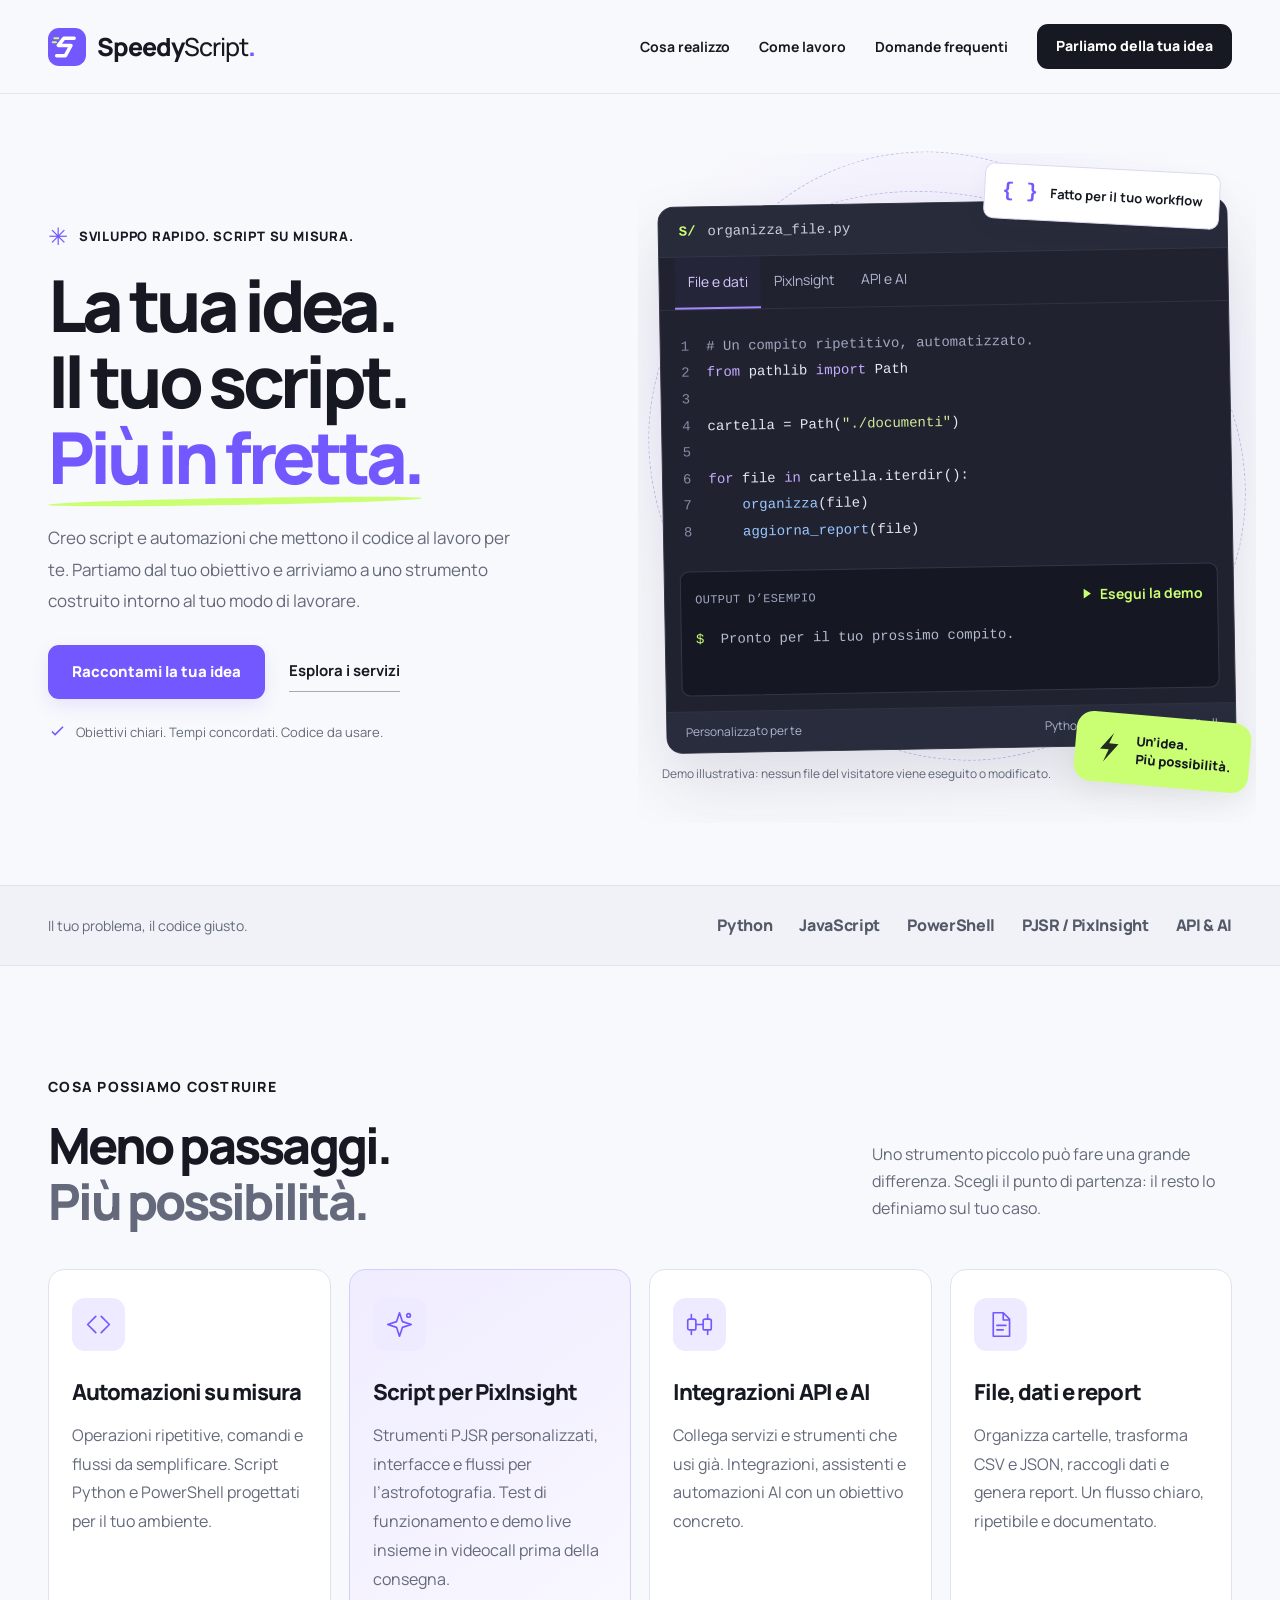
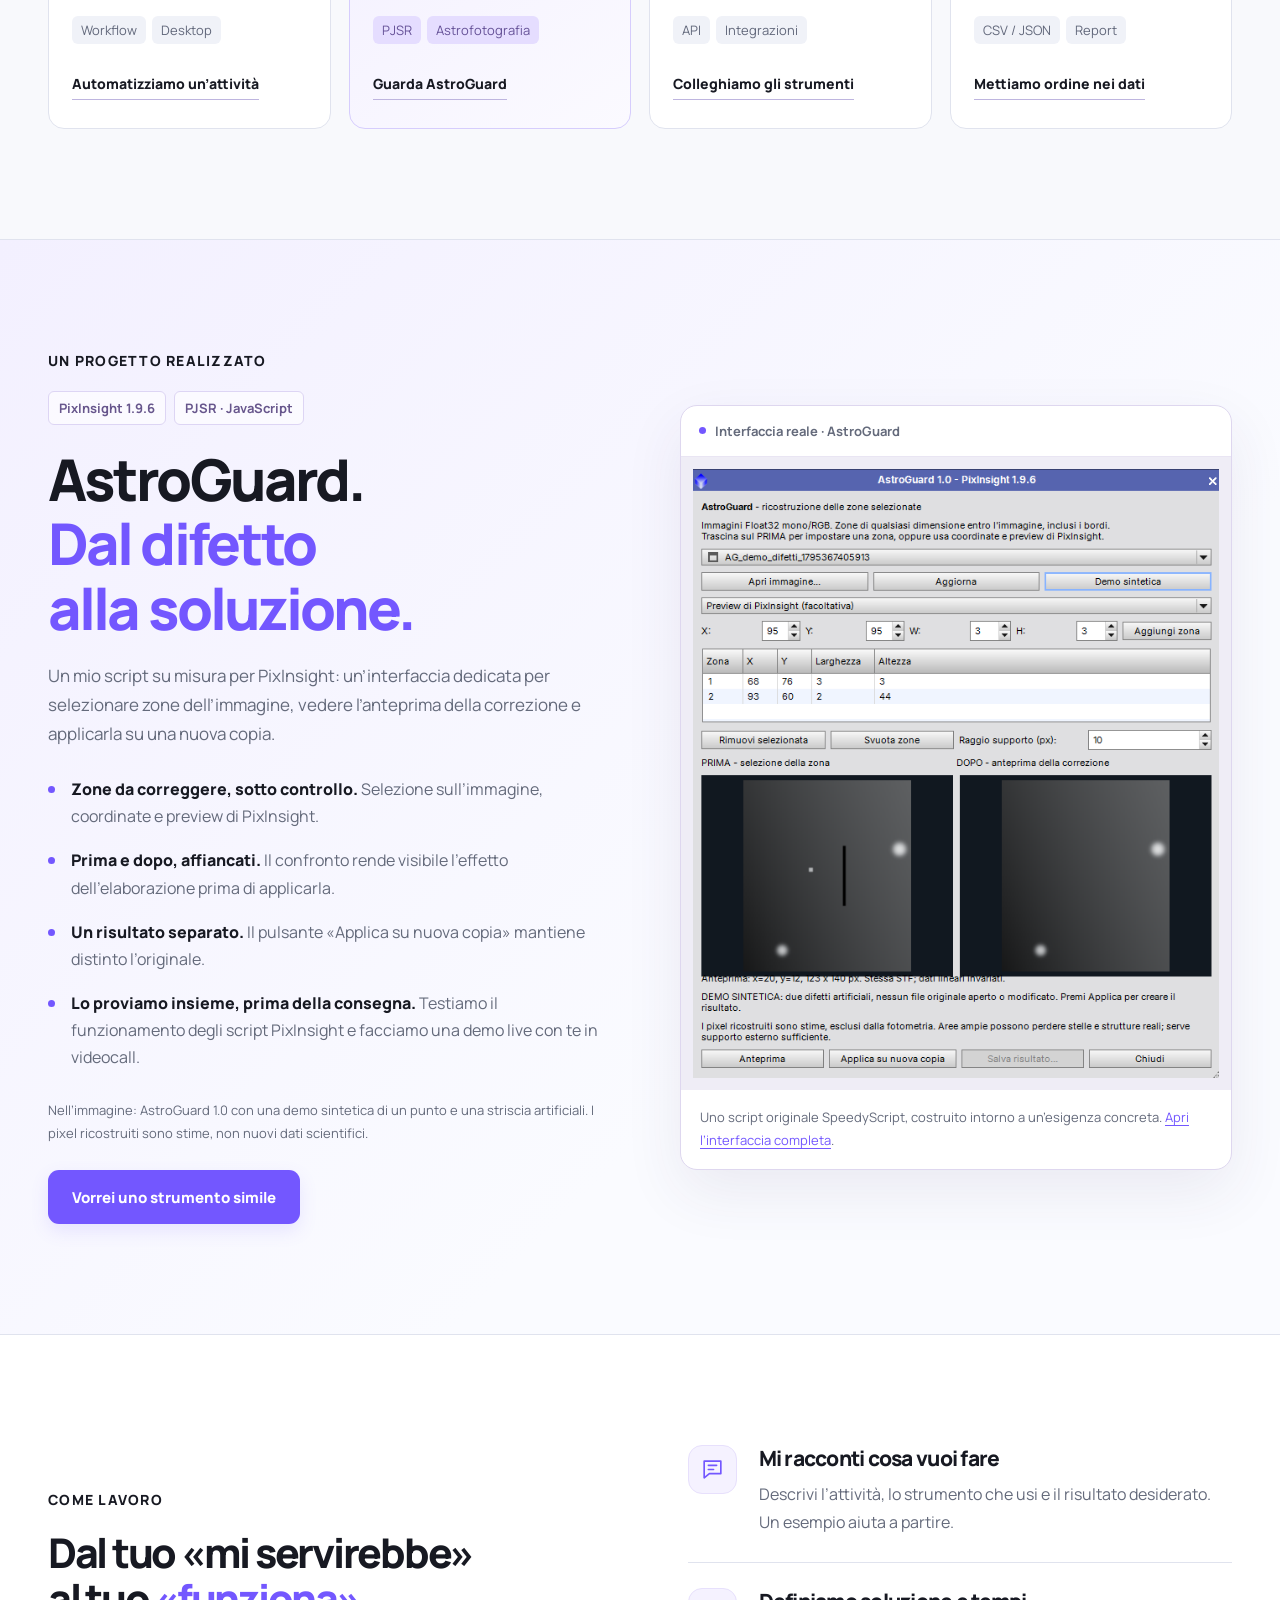
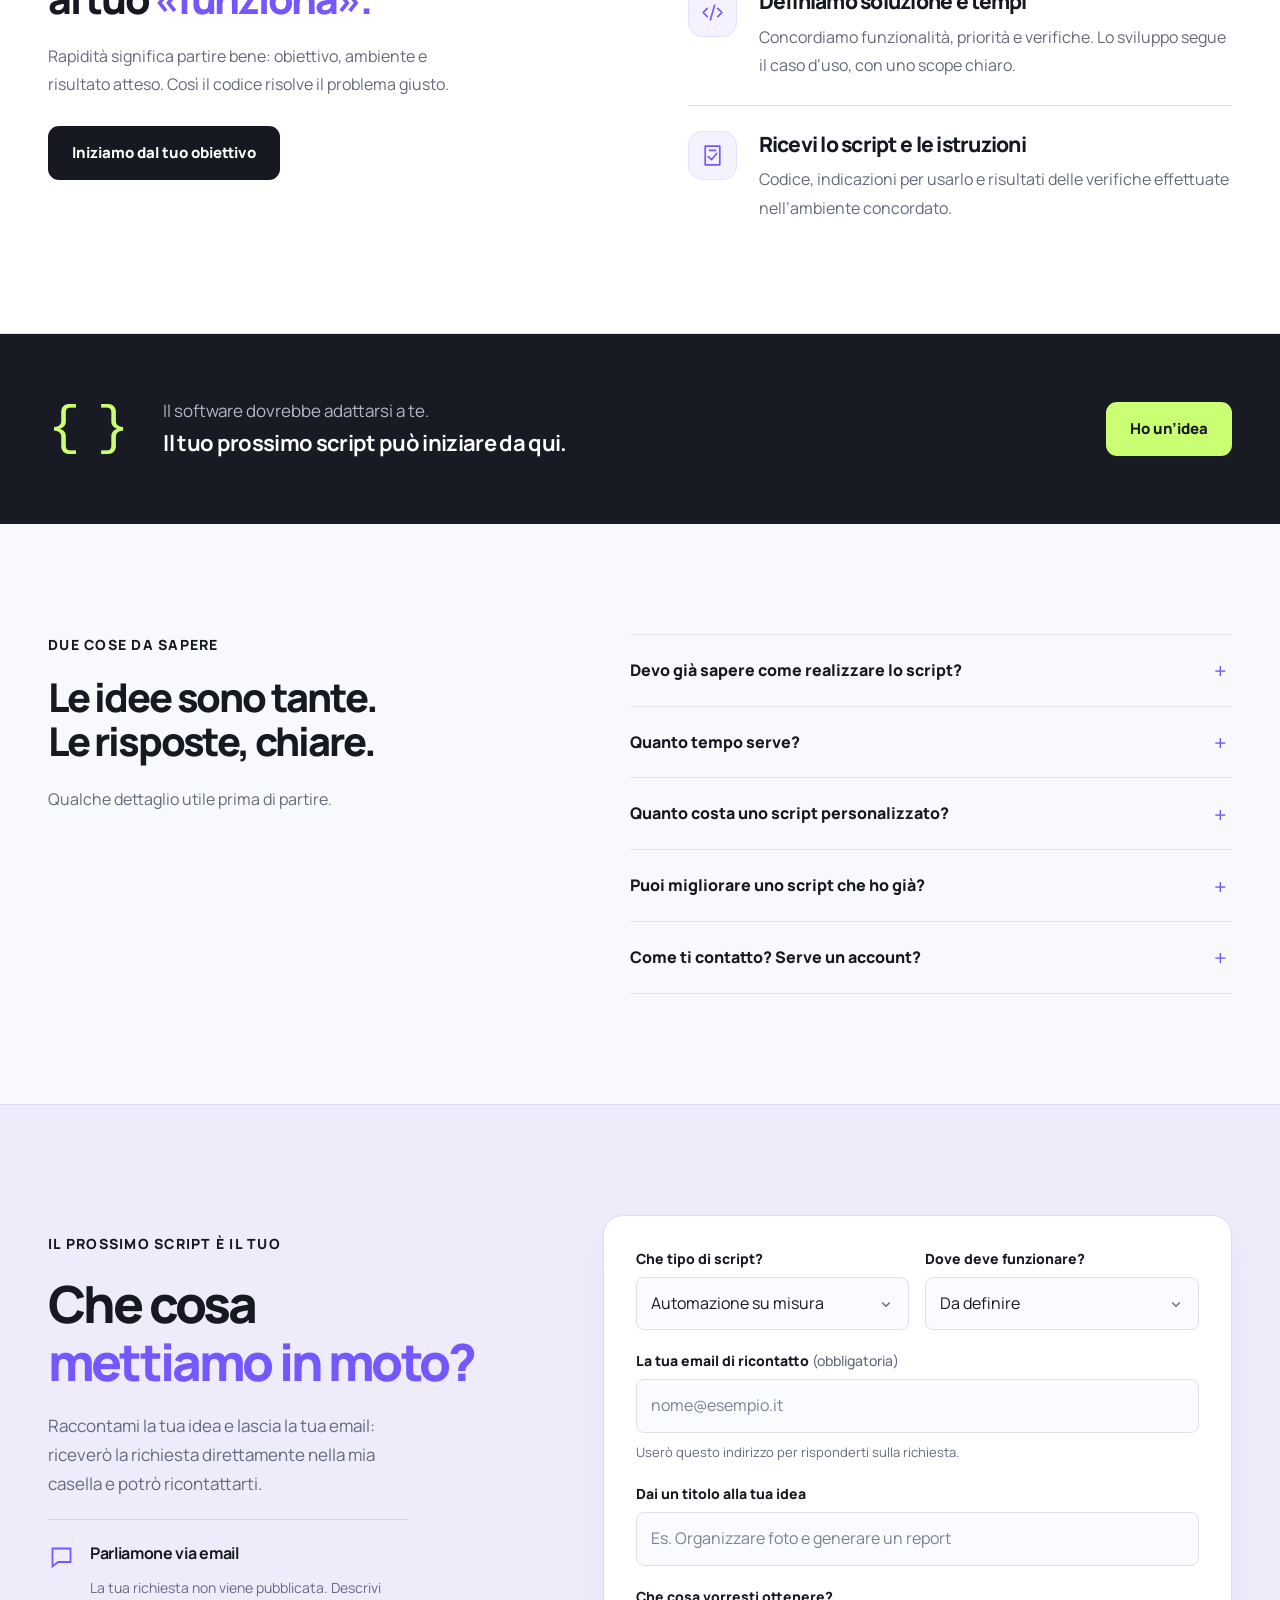
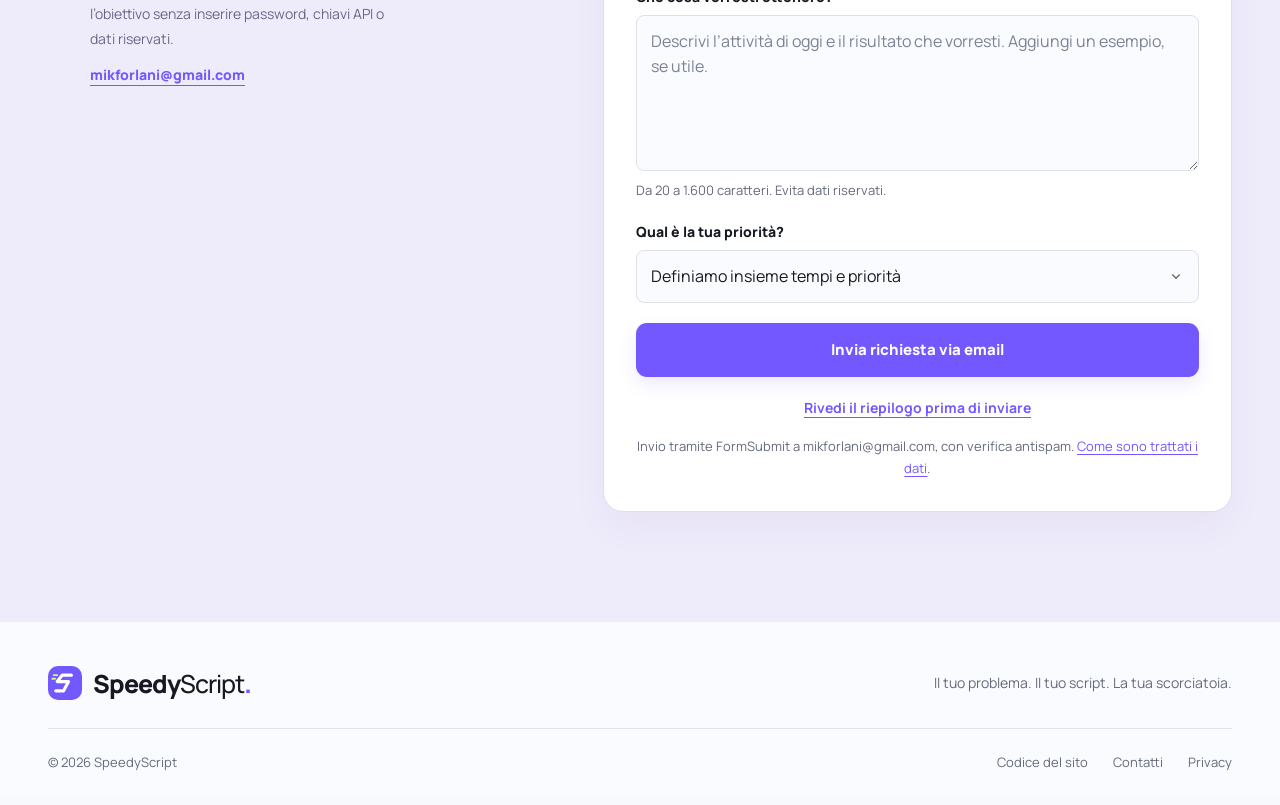
<file: docs/index.html>
<!doctype html>
<html lang="it" class="no-js">
<head>
  <meta charset="utf-8">
  <meta name="viewport" content="width=device-width, initial-scale=1">
  <title>SpeedyScript — Script su misura, idee più veloci</title>
  <meta name="description" content="Script personalizzati, automazioni Python e PowerShell, strumenti per PixInsight e integrazioni API. SpeedyScript trasforma la tua idea in codice utile.">
  <meta name="theme-color" content="#7357ff">
  <meta name="referrer" content="strict-origin-when-cross-origin">
  <link rel="canonical" href="https://mikeminer.github.io/speedyscript/">
  <meta property="og:type" content="website">
  <meta property="og:locale" content="it_IT">
  <meta property="og:site_name" content="SpeedyScript">
  <meta property="og:title" content="SpeedyScript — La tua idea. Il tuo script. Più in fretta.">
  <meta property="og:description" content="Automazioni, strumenti personalizzati e integrazioni. Il codice giusto, costruito intorno al tuo modo di lavorare.">
  <meta property="og:url" content="https://mikeminer.github.io/speedyscript/">
  <meta property="og:image" content="https://mikeminer.github.io/speedyscript/assets/social.png">
  <meta property="og:image:width" content="1200">
  <meta property="og:image:height" content="630">
  <meta name="twitter:card" content="summary_large_image">
  <meta name="twitter:title" content="SpeedyScript — Script su misura">
  <meta name="twitter:description" content="La tua idea. Il tuo script. Più in fretta.">
  <meta name="twitter:image" content="https://mikeminer.github.io/speedyscript/assets/social.png">
  <link rel="icon" type="image/svg+xml" href="./assets/mark.svg">
  <link rel="preload" as="font" href="./assets/fonts/manrope-variable.woff" type="font/woff" crossorigin>
  <link rel="stylesheet" href="./assets/site.css">
  <script src="./assets/site.js" defer></script>
  <script type="application/ld+json">{"@context":"https://schema.org","@type":"WebSite","name":"SpeedyScript","url":"https://mikeminer.github.io/speedyscript/","inLanguage":"it-IT","description":"Script su misura, automazioni e integrazioni software."}</script>
</head>
<body>
<a class="skip-link" href="#contenuto">Vai al contenuto</a>
<header class="header" id="top">
  <div class="container nav-wrap">
    <a class="brand" href="#top" aria-label="SpeedyScript, inizio">
      <img src="./assets/mark.svg" width="38" height="38" alt="">
      <span>Speedy<span class="brand-light">Script</span><span class="brand-dot">.</span></span>
    </a>
    <button class="menu-toggle" type="button" aria-expanded="false" aria-controls="navigation" aria-label="Apri menu"><span></span><span></span></button>
    <nav id="navigation" class="navigation" aria-label="Navigazione principale">
      <a href="#servizi">Cosa realizzo</a><a href="#metodo">Come lavoro</a><a href="#faq">Domande frequenti</a>
      <a class="button button-small button-dark" href="#progetto">Parliamo della tua idea</a>
    </nav>
  </div>
</header>
<main id="contenuto">
  <section class="hero container" aria-labelledby="hero-title">
    <div class="hero-copy">
      <p class="eyebrow"><span class="tiny-spark" aria-hidden="true">✳</span> SVILUPPO RAPIDO. SCRIPT SU MISURA.</p>
      <h1 id="hero-title">La tua idea.<br>Il tuo script.<br><span class="purple">Più in fretta.</span></h1>
      <p class="hero-description">Creo script e automazioni che mettono il codice al lavoro per te. Partiamo dal tuo obiettivo e arriviamo a uno strumento costruito intorno al tuo modo di lavorare.</p>
      <div class="hero-actions"><a href="#progetto" class="button button-purple">Raccontami la tua idea</a><a href="#servizi" class="text-link">Esplora i servizi</a></div>
      <p class="hero-note"><svg viewBox="0 0 24 24" aria-hidden="true"><path d="m5 12 4 4L19 6"/></svg> Obiettivi chiari. Tempi concordati. Codice da usare.</p>
    </div>
    <div class="hero-visual" aria-label="Dimostrazione illustrativa di uno script personalizzato">
      <div class="visual-orbit orbit-one" aria-hidden="true"></div><div class="visual-orbit orbit-two" aria-hidden="true"></div>
      <div class="floating-label"><span aria-hidden="true">{ }</span> Fatto per il tuo workflow</div>
      <div class="editor">
        <div class="editor-top"><span class="editor-logo">S/</span><span id="demo-filename">organizza_file.py</span><span class="editor-label">DEMO</span></div>
        <div class="demo-tabs" role="tablist" aria-label="Scegli una demo">
          <button type="button" role="tab" aria-selected="true" aria-controls="demo-panel" id="tab-files" data-demo="files">File e dati</button>
          <button type="button" role="tab" aria-selected="false" tabindex="-1" aria-controls="demo-panel" id="tab-pix" data-demo="pix">PixInsight</button>
          <button type="button" role="tab" aria-selected="false" tabindex="-1" aria-controls="demo-panel" id="tab-api" data-demo="api">API e AI</button>
        </div>
        <div id="demo-panel" role="tabpanel" aria-labelledby="tab-files" class="editor-body">
          <div class="code-gutter" aria-hidden="true">1<br>2<br>3<br>4<br>5<br>6<br>7<br>8</div>
          <pre class="code-view"><code id="demo-code"><span class="syntax-comment"># Un compito ripetitivo, automatizzato.</span>
<span class="syntax-keyword">from</span> pathlib <span class="syntax-keyword">import</span> Path

cartella = Path(<span class="syntax-string">"./documenti"</span>)

<span class="syntax-keyword">for</span> file <span class="syntax-keyword">in</span> cartella.iterdir():
    <span class="syntax-function">organizza</span>(file)
    <span class="syntax-function">aggiorna_report</span>(file)</code></pre>
        </div>
        <div class="terminal">
          <div class="terminal-head"><span>OUTPUT D’ESEMPIO</span><button id="run-demo" type="button" aria-controls="demo-output"><svg viewBox="0 0 20 20" aria-hidden="true"><path d="m7 4 9 6-9 6z"/></svg><span>Esegui la demo</span></button></div>
          <div id="demo-output" class="terminal-output" role="status" aria-live="polite"><p><span class="prompt">$</span> Pronto per il tuo prossimo compito.</p></div>
        </div>
        <div class="editor-bottom"><span>Personalizzato per te</span><span>Python · JavaScript · PowerShell</span></div>
      </div>
      <div class="speed-stamp" aria-hidden="true"><svg viewBox="0 0 60 60"><path d="M37 8 18 33h13l-7 19 21-28H31z"/></svg><span>Un’idea.<br>Più possibilità.</span></div>
      <p class="demo-disclaimer">Demo illustrativa: nessun file del visitatore viene eseguito o modificato.</p>
    </div>
  </section>
  <div class="capability-strip" aria-label="Ambiti di sviluppo"><div class="container capability-inner"><span>Il tuo problema, il codice giusto.</span><div><span>Python</span><span>JavaScript</span><span>PowerShell</span><span>PJSR / PixInsight</span><span>API & AI</span></div></div></div>

  <section class="section services-section" id="servizi" aria-labelledby="services-title"><div class="container">
    <div class="section-heading" data-reveal><div><p class="eyebrow">COSA POSSIAMO COSTRUIRE</p><h2 id="services-title">Meno passaggi.<br><span class="muted">Più possibilità.</span></h2></div><p>Uno strumento piccolo può fare una grande differenza. Scegli il punto di partenza: il resto lo definiamo sul tuo caso.</p></div>
    <div class="services-grid">
      <article class="service-card" data-reveal>
        <div class="service-symbol" aria-hidden="true"><svg viewBox="0 0 32 32"><path d="m13 7-9 9 9 9m6-18 9 9-9 9"/></svg></div>
        <h3>Automazioni su misura</h3><p>Operazioni ripetitive, comandi e flussi da semplificare. Script Python e PowerShell progettati per il tuo ambiente.</p>
        <div class="tags"><span>Workflow</span><span>Desktop</span></div><a href="#progetto" data-service="Automazione su misura" class="service-link">Automatizziamo un’attività</a>
      </article>
      <article class="service-card service-featured" data-reveal>
        <div class="service-symbol" aria-hidden="true"><svg viewBox="0 0 32 32"><path d="m16 3 3.2 9.8L29 16l-9.8 3.2L16 29l-3.2-9.8L3 16l9.8-3.2z"/><circle cx="26" cy="6" r="2"/></svg></div>
        <h3>Script per PixInsight</h3><p>Strumenti PJSR personalizzati, interfacce e flussi per l’astrofotografia. Test di funzionamento e demo live insieme in videocall prima della consegna.</p>
        <div class="tags"><span>PJSR</span><span>Astrofotografia</span></div><a href="#astroguard" class="service-link">Guarda AstroGuard</a>
      </article>
      <article class="service-card" data-reveal>
        <div class="service-symbol" aria-hidden="true"><svg viewBox="0 0 32 32"><rect x="3" y="10" width="9" height="12" rx="2"/><rect x="20" y="10" width="9" height="12" rx="2"/><path d="M12 16h8M7 5v5m18-5v5M7 22v5m18-5v5"/></svg></div>
        <h3>Integrazioni API e AI</h3><p>Collega servizi e strumenti che usi già. Integrazioni, assistenti e automazioni AI con un obiettivo concreto.</p>
        <div class="tags"><span>API</span><span>Integrazioni</span></div><a href="#progetto" data-service="Integrazione API e AI" class="service-link">Colleghiamo gli strumenti</a>
      </article>
      <article class="service-card" data-reveal>
        <div class="service-symbol" aria-hidden="true"><svg viewBox="0 0 32 32"><path d="M8 3h11l7 7v19H8zM19 3v8h7M12 17h10m-10 5h7"/></svg></div>
        <h3>File, dati e report</h3><p>Organizza cartelle, trasforma CSV e JSON, raccogli dati e genera report. Un flusso chiaro, ripetibile e documentato.</p>
        <div class="tags"><span>CSV / JSON</span><span>Report</span></div><a href="#progetto" data-service="File, dati e report" class="service-link">Mettiamo ordine nei dati</a>
      </article>
    </div>
  </div></section>

  <section class="section showcase-section" id="astroguard" aria-labelledby="astroguard-title"><div class="container showcase-layout">
    <div class="showcase-copy" data-reveal>
      <p class="eyebrow">UN PROGETTO REALIZZATO</p>
      <div class="showcase-tags"><span>PixInsight 1.9.6</span><span>PJSR · JavaScript</span></div>
      <h2 id="astroguard-title">AstroGuard.<br><span class="purple">Dal difetto<br>alla soluzione.</span></h2>
      <p>Un mio script su misura per PixInsight: un’interfaccia dedicata per selezionare zone dell’immagine, vedere l’anteprima della correzione e applicarla su una nuova copia.</p>
      <ul class="showcase-features">
        <li><strong>Zone da correggere, sotto controllo.</strong> Selezione sull’immagine, coordinate e preview di PixInsight.</li>
        <li><strong>Prima e dopo, affiancati.</strong> Il confronto rende visibile l’effetto dell’elaborazione prima di applicarla.</li>
        <li><strong>Un risultato separato.</strong> Il pulsante «Applica su nuova copia» mantiene distinto l’originale.</li>
        <li><strong>Lo proviamo insieme, prima della consegna.</strong> Testiamo il funzionamento degli script PixInsight e facciamo una demo live con te in videocall.</li>
      </ul>
      <p class="showcase-caption">Nell’immagine: AstroGuard 1.0 con una demo sintetica di un punto e una striscia artificiali. I pixel ricostruiti sono stime, non nuovi dati scientifici.</p>
      <a class="button button-purple" href="#progetto" data-service="Script PixInsight">Vorrei uno strumento simile</a>
    </div>
    <figure class="showcase-figure" data-reveal>
      <div class="showcase-image-head"><span class="showcase-live-dot" aria-hidden="true"></span> Interfaccia reale · AstroGuard</div>
      <a href="./assets/astroguard-pixinsight.png" target="_blank" rel="noopener noreferrer" aria-label="Apri l’immagine completa dell’interfaccia AstroGuard">
        <img src="./assets/astroguard-pixinsight.png" width="627" height="726" loading="lazy" decoding="async" alt="AstroGuard 1.0 in PixInsight 1.9.6: selezione delle zone, parametri e confronto affiancato prima e dopo la correzione di difetti artificiali.">
      </a>
      <figcaption>Uno script originale SpeedyScript, costruito intorno a un’esigenza concreta. <a href="./assets/astroguard-pixinsight.png" target="_blank" rel="noopener noreferrer">Apri l’interfaccia completa</a>.</figcaption>
    </figure>
  </div></section>

  <section class="process-section section" id="metodo" aria-labelledby="process-title"><div class="container process-layout">
    <div class="process-intro" data-reveal><p class="eyebrow">COME LAVORO</p><h2 id="process-title">Dal tuo «mi servirebbe»<br>al tuo <span class="purple">«funziona».</span></h2><p>Rapidità significa partire bene: obiettivo, ambiente e risultato atteso. Così il codice risolve il problema giusto.</p><a href="#progetto" class="button button-dark">Iniziamo dal tuo obiettivo</a></div>
    <div class="process-steps">
      <article class="process-step" data-reveal><span class="step-icon" aria-hidden="true"><svg viewBox="0 0 24 24"><path d="M4 4h16v12H9l-5 4zM8 8h8m-8 4h5"/></svg></span><div><h3>Mi racconti cosa vuoi fare</h3><p>Descrivi l’attività, lo strumento che usi e il risultato desiderato. Un esempio aiuta a partire.</p></div></article>
      <article class="process-step" data-reveal><span class="step-icon" aria-hidden="true"><svg viewBox="0 0 24 24"><path d="m7 8-4 4 4 4m10-8 4 4-4 4M14 5l-4 14"/></svg></span><div><h3>Definiamo soluzione e tempi</h3><p>Concordiamo funzionalità, priorità e verifiche. Lo sviluppo segue il caso d’uso, con uno scope chiaro.</p></div></article>
      <article class="process-step" data-reveal><span class="step-icon" aria-hidden="true"><svg viewBox="0 0 24 24"><path d="M5 3h14v18H5zM9 7h6m-7 6 3 3 5-6"/></svg></span><div><h3>Ricevi lo script e le istruzioni</h3><p>Codice, indicazioni per usarlo e risultati delle verifiche effettuate nell’ambiente concordato.</p></div></article>
    </div>
  </div></section>
  <section class="idea-band"><div class="container idea-inner"><span class="idea-brackets" aria-hidden="true">{ }</span><p>Il software dovrebbe adattarsi a te.<br><strong>Il tuo prossimo script può iniziare da qui.</strong></p><a class="button button-lime" href="#progetto">Ho un’idea</a></div></section>

  <section class="section faq-section container" id="faq" aria-labelledby="faq-title">
    <div class="faq-intro"><p class="eyebrow">DUE COSE DA SAPERE</p><h2 id="faq-title">Le idee sono tante.<br>Le risposte, chiare.</h2><p>Qualche dettaglio utile prima di partire.</p></div>
    <div class="faq-list">
      <details><summary>Devo già sapere come realizzare lo script?</summary><p>Ti basta descrivere il problema e il risultato che cerchi. La scelta del linguaggio, del flusso e dell’interfaccia fa parte della progettazione.</p></details>
      <details><summary>Quanto tempo serve?</summary><p>Dipende dalla complessità, dall’ambiente e dalle integrazioni. Definiamo tempi e priorità dopo il brief: l’obiettivo è arrivare rapidamente a uno strumento utile, con verifiche adeguate.</p></details>
      <details><summary>Quanto costa uno script personalizzato?</summary><p>Il preventivo dipende dalle funzionalità richieste e dal lavoro necessario. Il primo passo è capire bene il tuo caso e concordare lo scope prima dello sviluppo.</p></details>
      <details><summary>Puoi migliorare uno script che ho già?</summary><p>Sì: descrivi il comportamento attuale, gli errori o le modifiche desiderate. Per iniziare basta spiegare il problema, senza includere credenziali o dati riservati.</p></details>
      <details><summary>Come ti contatto? Serve un account?</summary><p>Compila il modulo con la tua idea e un indirizzo email valido: la richiesta viene inoltrata a mikforlani@gmail.com, così posso risponderti. Non serve un account GitHub. Puoi anche scrivermi direttamente via email.</p></details>
    </div>
  </section>

  <section class="section project-section" id="progetto" aria-labelledby="project-title"><div class="container project-layout">
    <div class="project-copy">
      <p class="eyebrow">IL PROSSIMO SCRIPT È IL TUO</p><h2 id="project-title">Che cosa<br><span class="purple">mettiamo in moto?</span></h2>
      <p>Raccontami la tua idea e lascia la tua email: riceverò la richiesta direttamente nella mia casella e potrò ricontattarti.</p>
      <div class="contact-note"><svg viewBox="0 0 24 24" aria-hidden="true"><path d="M4 4h16v12H9l-5 4z"/></svg><div><strong>Parliamone via email</strong><p>La tua richiesta non viene pubblicata. Descrivi l’obiettivo senza inserire password, chiavi API o dati riservati.</p><a href="mailto:mikforlani@gmail.com">mikforlani@gmail.com</a></div></div>
    </div>
    <div class="brief-card">
      <form id="brief-form" action="https://formsubmit.co/mikforlani@gmail.com" method="POST" accept-charset="UTF-8">
        <input type="hidden" name="_subject" value="SpeedyScript — Nuova richiesta di script">
        <input type="hidden" name="_template" value="table">
        <input type="hidden" name="_next" value="https://mikeminer.github.io/speedyscript/grazie.html">
        <div class="honeypot" aria-hidden="true"><label for="website">Lascia vuoto questo campo</label><input id="website" type="text" name="_honey" tabindex="-1" autocomplete="off"></div>
        <div class="form-two">
          <div class="form-field"><label for="service">Che tipo di script?</label><select id="service" name="service"><option>Automazione su misura</option><option>Script PixInsight</option><option>Integrazione API e AI</option><option>File, dati e report</option><option>Da definire insieme</option></select></div>
          <div class="form-field"><label for="environment">Dove deve funzionare?</label><select id="environment" name="environment"><option>Da definire</option><option>Windows</option><option>macOS</option><option>Linux</option><option>PixInsight</option><option>Browser / Web</option><option>Più ambienti</option></select></div>
        </div>
        <div class="form-field"><label for="contact-email">La tua email di ricontatto <span class="required-label">(obbligatoria)</span></label><input id="contact-email" name="email" type="email" placeholder="nome@esempio.it" required maxlength="254" autocomplete="email" inputmode="email" aria-describedby="email-help"><span class="field-help" id="email-help">Userò questo indirizzo per risponderti sulla richiesta.</span></div>
        <div class="form-field"><label for="project-name">Dai un titolo alla tua idea</label><input id="project-name" name="project-name" type="text" placeholder="Es. Organizzare foto e generare un report" required minlength="5" maxlength="90" autocomplete="off"></div>
        <div class="form-field"><label for="project-details">Che cosa vorresti ottenere?</label><textarea id="project-details" name="project-details" rows="5" placeholder="Descrivi l’attività di oggi e il risultato che vorresti. Aggiungi un esempio, se utile." required minlength="20" maxlength="1600"></textarea><span class="field-help">Da 20 a 1.600 caratteri. Evita dati riservati.</span></div>
        <div class="form-field"><label for="timing">Qual è la tua priorità?</label><select id="timing" name="timing"><option>Definiamo insieme tempi e priorità</option><option>Vorrei partire quanto prima</option><option>Ho una scadenza da concordare</option><option>Sto esplorando l’idea</option></select></div>
        <button class="button button-purple submit-button" type="submit">Invia richiesta via email</button>
        <button class="preview-button" id="preview-request" type="button" hidden>Rivedi il riepilogo prima di inviare</button>
        <p class="form-note">Invio tramite FormSubmit a mikforlani@gmail.com, con verifica antispam. <a href="./privacy.html">Come sono trattati i dati</a>.</p>
      </form>
      <div id="brief-result" class="brief-result" hidden>
        <h3 id="brief-heading" tabindex="-1">La tua richiesta, in anteprima.</h3>
        <label for="brief-preview" class="sr-only">Anteprima del brief</label><textarea id="brief-preview" rows="8" readonly spellcheck="false"></textarea>
        <div class="brief-actions"><button type="button" class="button button-outline" id="copy-brief">Copia il riepilogo</button></div>
        <p class="field-help">Anteprima locale: per inoltrarla usa «Invia richiesta via email» nel modulo.</p>
      </div>
      <p id="form-status" class="form-status" role="status" aria-live="polite"></p>
      <noscript><p>Il modulo invia anche senza JavaScript. Puoi anche scrivere a <a href="mailto:mikforlani@gmail.com">mikforlani@gmail.com</a>.</p></noscript>
    </div>
  </div></section>
</main>
<footer class="footer">
  <div class="container footer-top"><a class="brand" href="#top" aria-label="SpeedyScript, torna all’inizio"><img src="./assets/mark.svg" width="34" height="34" alt=""><span>Speedy<span class="brand-light">Script</span><span class="brand-dot">.</span></span></a><p>Il tuo problema. Il tuo script. La tua scorciatoia.</p></div>
  <div class="container footer-bottom"><span>© 2026 SpeedyScript</span><nav aria-label="Collegamenti nel piè di pagina"><a href="https://github.com/mikeminer/speedyscript" target="_blank" rel="noopener noreferrer">Codice del sito</a><a href="mailto:mikforlani@gmail.com">Contatti</a><a href="./privacy.html">Privacy</a></nav></div>
</footer>
</body>
</html>
</file>
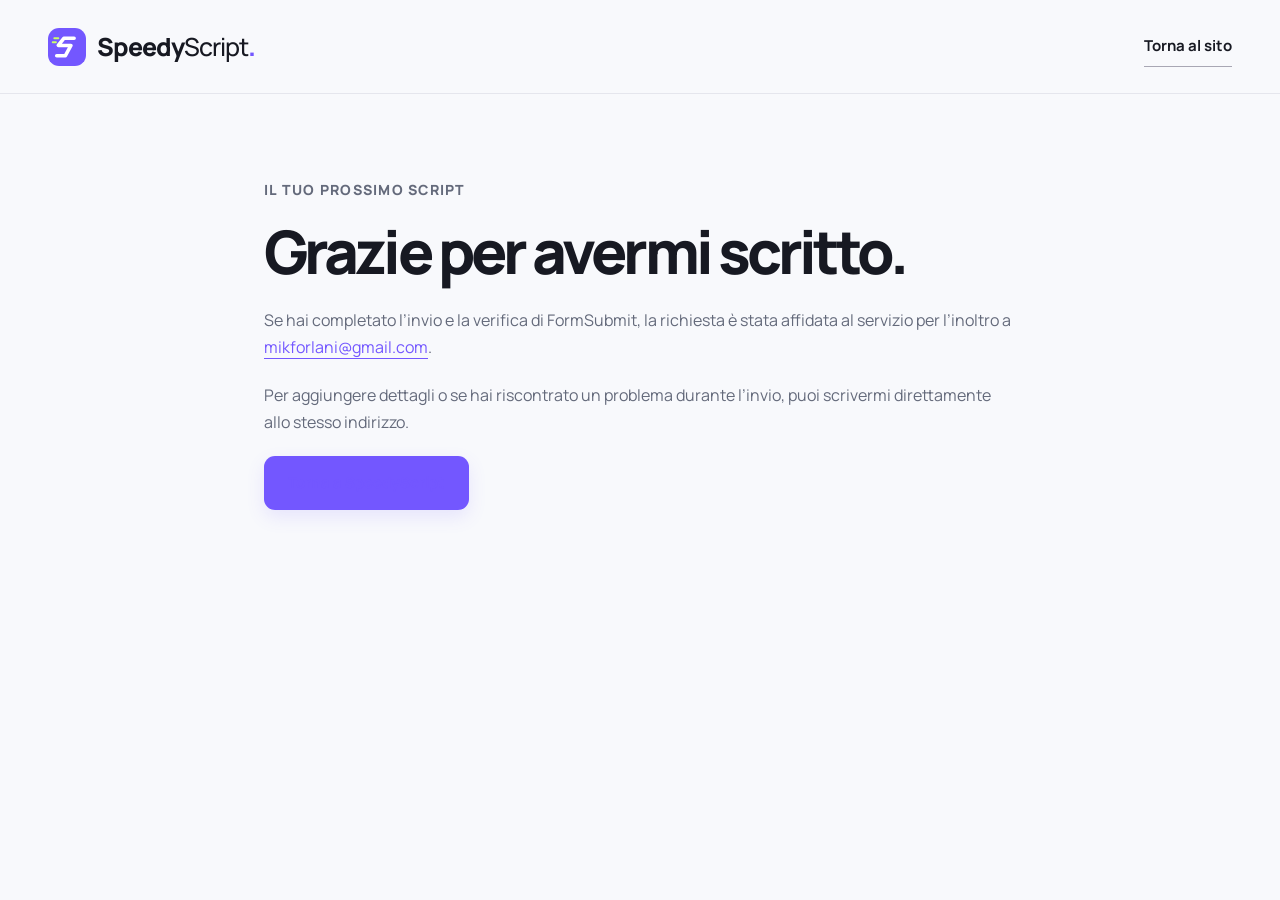
<file: docs/grazie.html>
<!doctype html>
<html lang="it">
<head>
  <meta charset="utf-8">
  <meta name="viewport" content="width=device-width, initial-scale=1">
  <meta name="robots" content="noindex">
  <title>La tua richiesta — SpeedyScript</title>
  <meta name="theme-color" content="#7357ff">
  <link rel="icon" type="image/svg+xml" href="./assets/mark.svg">
  <link rel="stylesheet" href="./assets/site.css">
</head>
<body>
  <header class="header"><div class="container nav-wrap">
    <a class="brand" href="./"><img src="./assets/mark.svg" width="38" height="38" alt=""><span>Speedy<span class="brand-light">Script</span><span class="brand-dot">.</span></span></a>
    <a class="text-link" href="./">Torna al sito</a>
  </div></header>
  <main class="legal-main">
    <p class="eyebrow">IL TUO PROSSIMO SCRIPT</p>
    <h1>Grazie per avermi scritto.</h1>
    <p>Se hai completato l’invio e la verifica di FormSubmit, la richiesta è stata affidata al servizio per l’inoltro a <a href="mailto:mikforlani@gmail.com">mikforlani@gmail.com</a>.</p>
    <p>Per aggiungere dettagli o se hai riscontrato un problema durante l’invio, puoi scrivermi direttamente allo stesso indirizzo.</p>
    <p><a class="button button-purple" href="./">Torna a SpeedyScript</a></p>
  </main>
</body>
</html>
</file>
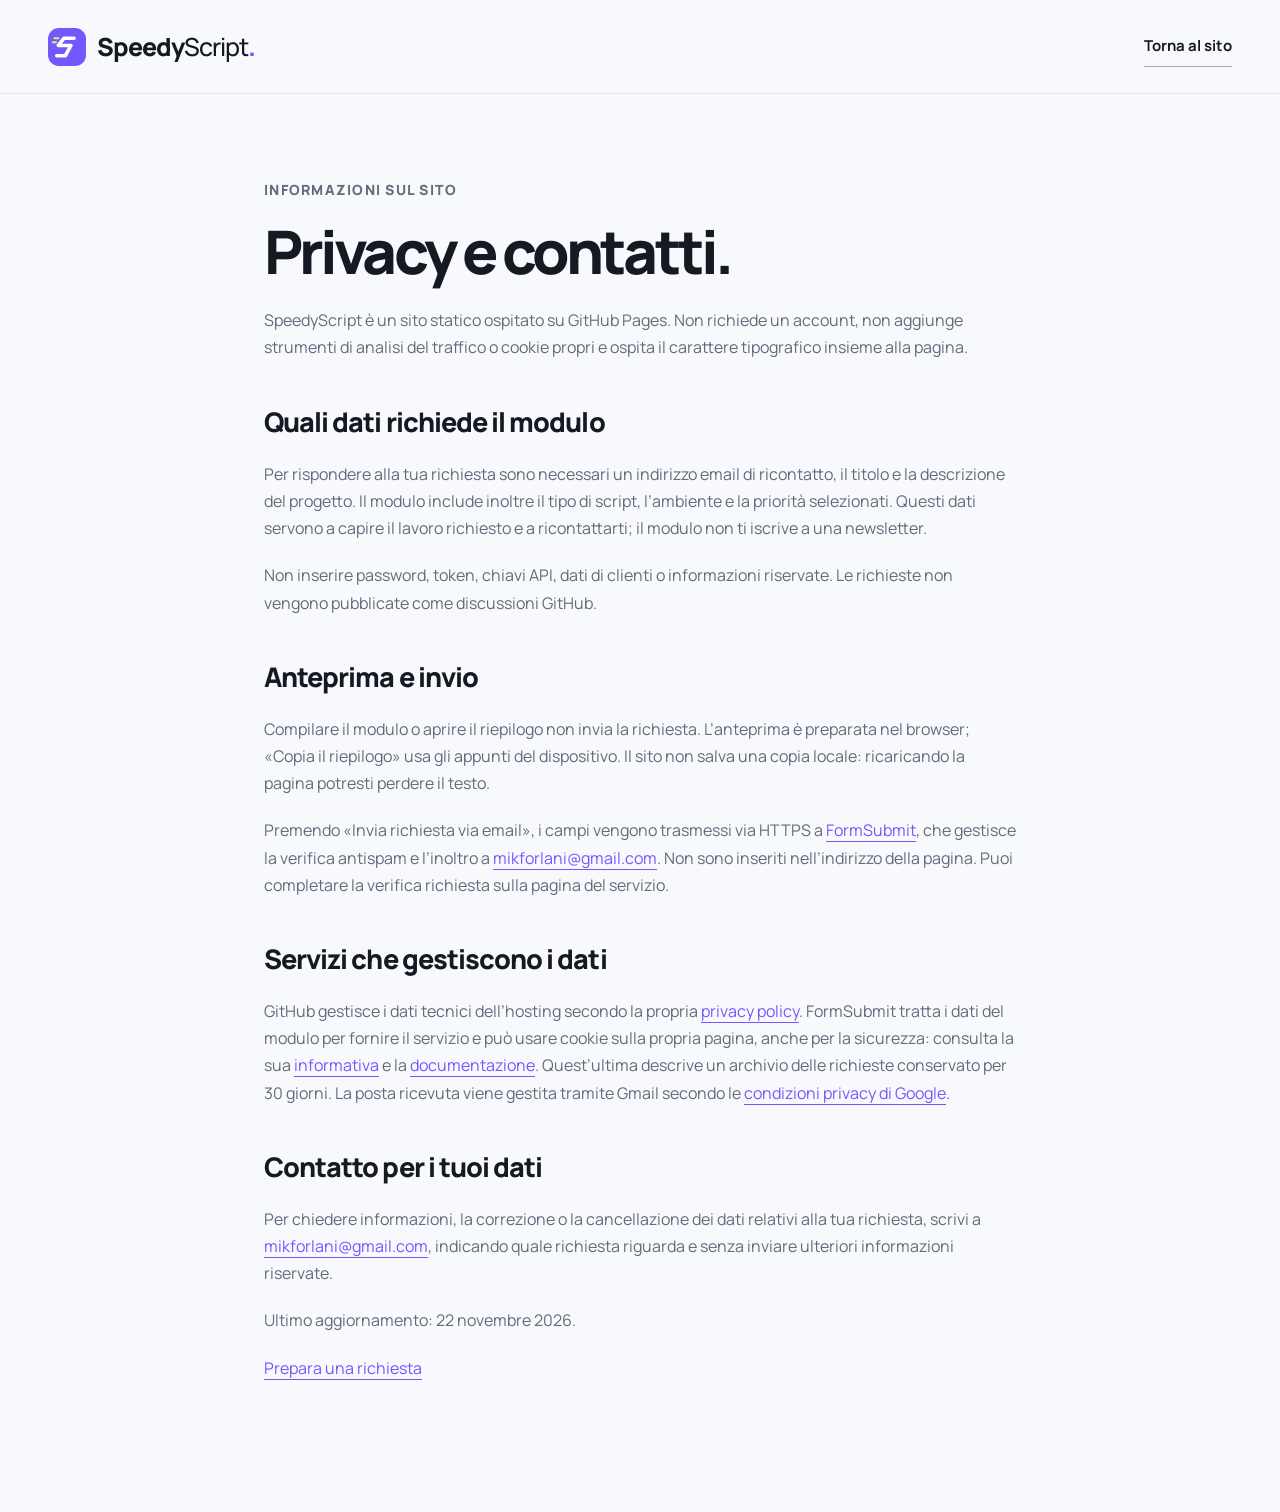
<file: docs/privacy.html>
<!doctype html>
<html lang="it">
<head>
  <meta charset="utf-8">
  <meta name="viewport" content="width=device-width, initial-scale=1">
  <title>Privacy e contatti — SpeedyScript</title>
  <meta name="description" content="Come SpeedyScript riceve le richieste via email e quali dati vengono inoltrati tramite FormSubmit.">
  <meta name="theme-color" content="#7357ff">
  <meta name="referrer" content="strict-origin-when-cross-origin">
  <link rel="canonical" href="https://mikeminer.github.io/speedyscript/privacy.html">
  <link rel="icon" type="image/svg+xml" href="./assets/mark.svg">
  <link rel="stylesheet" href="./assets/site.css">
</head>
<body>
  <header class="header"><div class="container nav-wrap">
    <a class="brand" href="./"><img src="./assets/mark.svg" width="38" height="38" alt=""><span>Speedy<span class="brand-light">Script</span><span class="brand-dot">.</span></span></a>
    <a class="text-link" href="./">Torna al sito</a>
  </div></header>
  <main class="legal-main">
    <p class="eyebrow">INFORMAZIONI SUL SITO</p>
    <h1>Privacy e contatti.</h1>
    <p>SpeedyScript è un sito statico ospitato su GitHub Pages. Non richiede un account, non aggiunge strumenti di analisi del traffico o cookie propri e ospita il carattere tipografico insieme alla pagina.</p>
    <h2>Quali dati richiede il modulo</h2>
    <p>Per rispondere alla tua richiesta sono necessari un indirizzo email di ricontatto, il titolo e la descrizione del progetto. Il modulo include inoltre il tipo di script, l’ambiente e la priorità selezionati. Questi dati servono a capire il lavoro richiesto e a ricontattarti; il modulo non ti iscrive a una newsletter.</p>
    <p>Non inserire password, token, chiavi API, dati di clienti o informazioni riservate. Le richieste non vengono pubblicate come discussioni GitHub.</p>
    <h2>Anteprima e invio</h2>
    <p>Compilare il modulo o aprire il riepilogo non invia la richiesta. L’anteprima è preparata nel browser; «Copia il riepilogo» usa gli appunti del dispositivo. Il sito non salva una copia locale: ricaricando la pagina potresti perdere il testo.</p>
    <p>Premendo «Invia richiesta via email», i campi vengono trasmessi via HTTPS a <a href="https://formsubmit.co/" rel="noopener noreferrer" target="_blank">FormSubmit</a>, che gestisce la verifica antispam e l’inoltro a <a href="mailto:mikforlani@gmail.com">mikforlani@gmail.com</a>. Non sono inseriti nell’indirizzo della pagina. Puoi completare la verifica richiesta sulla pagina del servizio.</p>
    <h2>Servizi che gestiscono i dati</h2>
    <p>GitHub gestisce i dati tecnici dell’hosting secondo la propria <a href="https://docs.github.com/en/site-policy/privacy-policies/github-general-privacy-statement" rel="noopener noreferrer" target="_blank">privacy policy</a>. FormSubmit tratta i dati del modulo per fornire il servizio e può usare cookie sulla propria pagina, anche per la sicurezza: consulta la sua <a href="https://formsubmit.co/privacy.pdf" rel="noopener noreferrer" target="_blank">informativa</a> e la <a href="https://formsubmit.co/documentation" rel="noopener noreferrer" target="_blank">documentazione</a>. Quest’ultima descrive un archivio delle richieste conservato per 30 giorni. La posta ricevuta viene gestita tramite Gmail secondo le <a href="https://policies.google.com/privacy" rel="noopener noreferrer" target="_blank">condizioni privacy di Google</a>.</p>
    <h2>Contatto per i tuoi dati</h2>
    <p>Per chiedere informazioni, la correzione o la cancellazione dei dati relativi alla tua richiesta, scrivi a <a href="mailto:mikforlani@gmail.com">mikforlani@gmail.com</a>, indicando quale richiesta riguarda e senza inviare ulteriori informazioni riservate.</p>
    <p>Ultimo aggiornamento: 22 novembre 2026.</p>
    <p><a href="./#progetto">Prepara una richiesta</a></p>
  </main>
</body>
</html>
</file>
<file: docs/assets/site.css>
@font-face{font-family:Manrope;src:url('./fonts/manrope-variable.woff') format('woff');font-weight:200 800;font-style:normal;font-display:swap}
:root{--paper:#f8f9fc;--white:#fff;--ink:#171922;--muted:#646a7b;--purple:#7357ff;--purple-dark:#5d3de5;--lavender:#eeeaff;--lime:#cbff73;--line:#e0e3ee;--dark:#181a24;--shadow:0 22px 70px #27234310;scroll-padding-top:95px}
*{box-sizing:border-box}
html{scroll-behavior:smooth}
body{margin:0;background:var(--paper);color:var(--ink);font-family:Manrope,system-ui,sans-serif;font-size:16px;line-height:1.7;-webkit-font-smoothing:antialiased}
button,input,textarea,select{font:inherit}
button,a{-webkit-tap-highlight-color:transparent}
button{cursor:pointer}
a{color:inherit;text-underline-offset:5px}
svg{display:block}
img{max-width:100%}
[hidden]{display:none!important}
button:focus-visible,a:focus-visible,summary:focus-visible,input:focus-visible,textarea:focus-visible,select:focus-visible{outline:3px solid var(--purple);outline-offset:4px}
.container{width:min(1240px,calc(100% - 96px));margin-inline:auto}
.section{padding-block:110px}
.eyebrow{margin:0 0 20px;font-size:14px;line-height:1.5;font-weight:800;letter-spacing:.09em}
.purple{color:var(--purple)}
.muted{color:var(--muted)}
h1,h2,h3,p{margin-top:0}
h1,h2,h3{line-height:1.12;letter-spacing:-.055em}
h2{font-size:clamp(34px,4vw,50px);font-weight:800;margin-bottom:22px}
h3{font-size:24px;line-height:1.25;font-weight:800}
p{margin-bottom:20px}
.button{display:inline-flex;align-items:center;justify-content:center;gap:10px;min-height:54px;padding:14px 23px;border:1px solid transparent;border-radius:11px;text-decoration:none;font-size:15px;font-weight:800;line-height:1.45;transition:background .18s,transform .18s,box-shadow .18s}
.button:hover{transform:translateY(-2px)}
.button-purple{background:var(--purple);color:white;box-shadow:0 7px 18px #7357ff20}
.button-purple:hover{background:var(--purple-dark);box-shadow:0 10px 23px #7357ff30}
.button-dark{background:var(--ink);color:white}
.button-dark:hover{background:#303344}
.button-lime{background:var(--lime);color:var(--ink)}
.button-lime:hover{background:#b7f153}
.button-small{min-height:44px;padding:11px 18px;font-size:14px}
.button-outline{background:transparent;border-color:var(--line);color:var(--ink)}
.button-outline:hover{background:var(--lavender)}
.button:disabled{cursor:default;opacity:.65;transform:none}
.text-link{font-weight:700;font-size:15px;text-decoration:none;border-bottom:1px solid #a8a7b4;padding:7px 0}
.text-link:hover{color:var(--purple)}
.skip-link{position:fixed;top:8px;left:8px;z-index:100;padding:10px 18px;border-radius:8px;background:var(--ink);color:white;transform:translateY(-200%)}
.skip-link:focus{transform:none}
.sr-only{position:absolute;width:1px;height:1px;overflow:hidden;clip:rect(0,0,0,0);white-space:nowrap}
.header{height:94px;position:relative;z-index:20;background:#f8f9fcf2;border-bottom:1px solid #e5e6ed}
.nav-wrap{height:100%;display:flex;align-items:center;justify-content:space-between;gap:30px}
.brand{display:inline-flex;align-items:center;gap:11px;text-decoration:none;font-size:25px;line-height:1;font-weight:800;letter-spacing:-1px;white-space:nowrap}
.brand-light{font-weight:500}
.brand-dot{color:var(--purple)}
.navigation{display:flex;align-items:center;gap:29px}
.navigation>a:not(.button){font-size:14px;font-weight:700;text-decoration:none}
.navigation>a:hover{color:var(--purple)}
.navigation>.button:hover{color:white}
.menu-toggle{display:none}
.hero{display:grid;grid-template-columns:1fr 1.03fr;gap:60px;align-items:center;min-height:725px;padding-block:74px 86px}
.hero-copy{position:relative;z-index:2}
.hero .eyebrow{display:flex;align-items:center;gap:10px;font-size:13px;letter-spacing:.06em}
.tiny-spark{font-size:24px;line-height:1;color:var(--purple)}
h1{font-size:clamp(54px,5.6vw,82px);font-weight:800;line-height:1.055;letter-spacing:-.065em;margin-bottom:27px}
h1 .purple{position:relative;display:inline-block}
h1 .purple:after{content:"";position:absolute;bottom:-10px;left:0;width:100%;height:7px;background:var(--lime);border-radius:50%;transform:rotate(-1deg)}
.hero-description{color:var(--muted);font-size:17px;max-width:480px;line-height:1.85;margin:0 0 28px}
.hero-actions{display:flex;align-items:center;gap:24px;flex-wrap:wrap}
.hero-note{display:flex;align-items:center;gap:9px;font-size:13px;color:var(--muted);margin:22px 0 0}
.hero-note svg{width:19px;height:19px;fill:none;stroke:var(--purple);stroke-width:2;flex-shrink:0}
.hero-visual{position:relative;isolation:isolate;padding-block:34px 16px;min-width:0;overflow:clip;overflow-clip-margin:24px}
.hero-visual:before{content:"";position:absolute;inset:-15px -25px 0;background:radial-gradient(circle at 50% 40%,#e1dcff 0,#eeeaff80 45%,transparent 70%);z-index:-2}
.visual-orbit{position:absolute;z-index:-1;border:1px dashed #c7bfed;border-radius:50%;pointer-events:none}
.orbit-one{inset:-20px 15px 35px;transform:rotate(-18deg)}
.orbit-two{inset:30px -20px 65px;transform:rotate(25deg)}
.floating-label{position:absolute;top:0;right:12px;border:1px solid #ddd8f1;background:white;padding:10px 17px;font-size:13px;font-weight:700;display:flex;gap:12px;align-items:center;box-shadow:0 7px 24px #352d5c0a;border-radius:10px;transform:rotate(3deg);z-index:2}
.floating-label>span{font-family:monospace;color:var(--purple);font-weight:700;font-size:20px}
.editor{background:#20222f;border:1px solid #343747;border-radius:16px;box-shadow:0 30px 65px #342a5b22;overflow:hidden;transform:rotate(-1deg);position:relative;z-index:1;min-width:0}
.editor-top{display:flex;align-items:center;gap:12px;padding:14px 20px;border-bottom:1px solid #ffffff0d;color:#ccd0de;font:14px/1.5 Consolas,monospace;background:#282b3a}
.editor-logo{color:var(--lime);font-weight:800}
.editor-label{margin-left:auto;color:#a2a8be;font-size:12px;letter-spacing:.12em}
.demo-tabs{display:flex;gap:0;padding-inline:15px;border-bottom:1px solid #ffffff12}
.demo-tabs button{background:none;border:0;border-bottom:2px solid transparent;color:#b0b7ce;font-size:14px;padding:13px 13px;white-space:nowrap}
.demo-tabs button[aria-selected=true]{color:#d8cbff;border-color:#a38bff;background:#7357ff0b}
.demo-tabs button:hover{color:white}
.editor-body{display:flex;gap:17px;padding:23px 18px 25px 20px;min-height:255px;overflow:auto;scrollbar-width:thin;scrollbar-color:#5b547e #20222f}
.code-gutter{color:#838ba5;user-select:none;text-align:right;font:14px/1.9 Consolas,monospace;flex-shrink:0}
.code-view{margin:0;overflow:visible;font:14px/1.9 Consolas,"Courier New",monospace;color:#e4e7f4;tab-size:4;flex-shrink:0}
.syntax-comment{color:#a0a7bd}
.syntax-keyword{color:#c6acff}
.syntax-string{color:#d3ec9c}
.syntax-function{color:#9ac6ff}
.terminal{margin:0 15px 15px;padding:13px 14px;background:#151722;border:1px solid #333647;border-radius:9px}
.terminal-head{display:flex;justify-content:space-between;align-items:center;gap:14px;color:#9da6c0;font:12px/1.5 Consolas,monospace;letter-spacing:.03em}
.terminal-head button{display:flex;align-items:center;gap:6px;color:var(--lime);border:0;background:transparent;font:14px/1.5 Manrope,system-ui,sans-serif;font-weight:700;padding:5px 0;letter-spacing:0;white-space:nowrap}
.terminal-head button svg{width:16px;height:16px;fill:var(--lime)}
.terminal-head button:disabled{cursor:wait;color:#a8b29a}
.terminal-output{font:14px/1.85 Consolas,monospace;color:#b3bbcf;margin-top:11px;min-height:55px}
.terminal-output p{margin:0}
.prompt{color:var(--lime);margin-right:8px}
.terminal-output .done{color:#c8ed9f}
.editor-bottom{padding:10px 18px;display:flex;justify-content:space-between;gap:12px;font-size:12px;color:#adb5ce;background:#292c3c;border-top:1px solid #ffffff08}
.speed-stamp{position:absolute;right:-18px;bottom:12px;border-radius:17px;padding:15px 19px 15px 13px;background:var(--lime);z-index:3;display:flex;align-items:center;gap:8px;box-shadow:0 12px 28px #41562213;transform:rotate(5deg)}
.speed-stamp svg{width:40px;height:40px;fill:#232d1d}
.speed-stamp span{font-size:13px;font-weight:800;line-height:1.4}
.demo-disclaimer{margin:15px 140px 0 0;font-size:12px;line-height:1.6;color:var(--muted)}
.capability-strip{border-block:1px solid var(--line);background:#f0f2f8}
.capability-inner{display:flex;align-items:center;justify-content:space-between;gap:35px;padding-block:26px}
.capability-inner>span{font-size:14px;color:var(--muted)}
.capability-inner>div{display:flex;flex-wrap:wrap;gap:27px;align-items:center}
.capability-inner>div span{font-size:16px;letter-spacing:-.02em;font-weight:800;color:#545968}
.section-heading{display:flex;justify-content:space-between;align-items:flex-end;gap:60px;margin-bottom:40px}
.section-heading h2{margin-bottom:0}
.section-heading>p{color:var(--muted);max-width:360px;margin:0 0 7px}
.services-grid{display:grid;grid-template-columns:repeat(4,1fr);gap:18px}
.service-card{padding:28px 23px;border:1px solid var(--line);border-radius:16px;background:white;display:flex;flex-direction:column;align-items:flex-start;transition:transform .2s,box-shadow .2s}
.service-card:hover{transform:translateY(-5px);box-shadow:var(--shadow)}
.service-featured{border-color:#d6cdfd;background:linear-gradient(145deg,#f0ecff,#fbfaff)}
.service-symbol{background:var(--lavender);padding:12px;border-radius:13px;margin-bottom:28px}
.service-symbol svg{height:29px;width:29px;fill:none;stroke:var(--purple);stroke-width:1.8;stroke-linecap:round;stroke-linejoin:round}
.service-card h3{font-size:22px;letter-spacing:-.04em;margin-bottom:14px}
.service-card p{color:var(--muted);font-size:16px;line-height:1.8;margin-bottom:22px}
.tags{display:flex;gap:6px;flex-wrap:wrap;margin-top:auto;margin-bottom:29px}
.tags span{font-size:13px;padding:3px 9px;background:#f0f2f8;color:#62687b;border-radius:6px}
.service-featured .tags span{background:#e5ddff;color:#665298}
.service-link{font-size:14px;font-weight:800;text-decoration:none;line-height:1.5;padding-bottom:5px;border-bottom:1px solid #beb5df}
.service-link:hover{color:var(--purple);border-color:var(--purple)}
.process-section{background:white;border-block:1px solid var(--line)}
.process-layout{display:grid;grid-template-columns:1fr 1fr;gap:95px;align-items:center}
.process-intro>p:not(.eyebrow){color:var(--muted);max-width:425px;margin-bottom:28px}
.process-intro h2{font-size:clamp(32px,3.2vw,43px)}
.process-step{display:flex;gap:22px;padding:25px 0;border-bottom:1px solid var(--line)}
.process-step:first-child{padding-top:0}
.process-step:last-child{padding-bottom:0;border:0}
.step-icon{width:49px;height:49px;border:1px solid #e7e0fc;background:#f5f2ff;display:grid;place-items:center;border-radius:14px;flex-shrink:0}
.step-icon svg{width:25px;height:25px;fill:none;stroke:var(--purple);stroke-width:1.6;stroke-linecap:round;stroke-linejoin:round}
.process-step h3{font-size:21px;margin-bottom:8px;letter-spacing:-.035em}
.process-step p{color:var(--muted);font-size:16px;line-height:1.8;margin:0}
.idea-band{background:var(--dark);color:white;padding-block:49px}
.idea-inner{display:flex;align-items:center;gap:32px}
.idea-brackets{font-family:Consolas,monospace;font-size:54px;letter-spacing:-8px;color:var(--lime);padding-right:10px}
.idea-inner>p{font-size:17px;color:#b2b6c8;line-height:1.65;margin:0}
.idea-inner strong{font-size:22px;color:white;letter-spacing:-.03em}
.idea-inner .button{margin-left:auto;white-space:nowrap}
.faq-section{display:grid;grid-template-columns:.9fr 1.1fr;gap:90px;align-items:start}
.faq-intro h2{font-size:clamp(32px,3.1vw,44px)}
.faq-intro>p:last-child{color:var(--muted)}
.faq-list{border-top:1px solid var(--line)}
details{border-bottom:1px solid var(--line)}
summary{position:relative;padding:23px 39px 23px 0;list-style:none;font-size:16px;font-weight:800;line-height:1.55;cursor:pointer}
summary::-webkit-details-marker{display:none}
summary:after{content:"+";position:absolute;right:0;top:25px;width:23px;height:23px;display:grid;place-items:center;font-size:22px;font-weight:400;line-height:1;color:var(--purple)}
details[open] summary:after{content:"−"}
details>p{font-size:16px;line-height:1.85;color:var(--muted);padding-right:23px;margin:0 0 23px}
.project-section{background:#eeebfb;border-top:1px solid #e2dcf5}
.project-layout{display:grid;grid-template-columns:.85fr 1.15fr;gap:90px;align-items:start}
.project-copy{padding-top:18px}
.project-copy h2{font-size:clamp(37px,4vw,53px);line-height:1.14}
.project-copy>p:not(.eyebrow){color:var(--muted);font-size:17px;max-width:370px}
.contact-note{display:flex;gap:15px;padding-top:20px;margin-top:15px;border-top:1px solid #d6cfee;max-width:360px}
.contact-note>svg{width:27px;height:27px;stroke:var(--purple);fill:none;stroke-width:1.6;flex-shrink:0;margin-top:4px}
.contact-note strong{font-size:16px;letter-spacing:-.02em}
.contact-note p{font-size:14px;color:#6d6786;line-height:1.8;margin:8px 0 10px}
.contact-note a{font-size:14px;font-weight:800;color:var(--purple)}
.brief-card{background:white;border:1px solid #e1dbee;border-radius:20px;padding:32px;box-shadow:0 17px 40px #3b296409;min-width:0}
.form-two{display:grid;grid-template-columns:1fr 1fr;gap:16px}
.form-field{display:flex;flex-direction:column;gap:8px;margin-bottom:20px;min-width:0}
label{font-size:14px;font-weight:800;line-height:1.5}
input,select,textarea{width:100%;min-width:0;border:1px solid #dfe1ea;background:#fafbfe;border-radius:8px;padding:13px 14px;color:var(--ink);font-size:16px;line-height:1.6;transition:border-color .2s,box-shadow .2s}
textarea{resize:vertical;min-height:133px}
input::placeholder,textarea::placeholder{color:#7b8294}
input:focus,select:focus,textarea:focus{border-color:var(--purple);box-shadow:0 0 0 3px #7357ff0d}
select{appearance:none;cursor:pointer;padding-right:38px;background-image:url("data:image/svg+xml,%3Csvg xmlns='http://www.w3.org/2000/svg' width='18' height='18' viewBox='0 0 24 24' fill='none' stroke='%23656a7b' stroke-width='1.8'%3E%3Cpath d='m7 10 5 5 5-5'/%3E%3C/svg%3E");background-repeat:no-repeat;background-position:right 13px center}
.field-help{font-size:13px;line-height:1.7;color:var(--muted)}
.submit-button{width:100%}
.form-note{text-align:center;font-size:13px;color:var(--muted);margin:11px 0 0}
.form-note a{color:var(--purple);text-underline-offset:3px}
.honeypot{display:none}
.required-label{font-weight:500;color:var(--muted)}
.preview-button{display:block;margin:15px auto 0;padding:4px;background:none;border:0;color:var(--purple);font-size:14px;font-weight:700;text-decoration:underline;text-underline-offset:4px}
.showcase-section{border-top:1px solid var(--line);background:linear-gradient(135deg,#f3f0ff 0%,#fafbff 65%)}
.showcase-layout{display:grid;grid-template-columns:1fr 1fr;gap:80px;align-items:center}
.showcase-copy h2{font-size:clamp(40px,4.5vw,59px);line-height:1.12;letter-spacing:-.05em;margin-top:22px}
.showcase-copy>p:not(.eyebrow){font-size:17px;color:var(--muted)}
.showcase-tags{display:flex;gap:8px;flex-wrap:wrap}
.showcase-tags span{padding:5px 10px;border:1px solid #ddd5f4;border-radius:6px;color:#67568c;background:#ffffffa1;font-size:13px;font-weight:700}
.showcase-features{list-style:none;padding:0;margin:27px 0}
.showcase-features li{position:relative;padding-left:23px;margin:17px 0;color:var(--muted);font-size:16px;line-height:1.7}
.showcase-features li:before{content:"";position:absolute;left:0;top:10px;width:7px;height:7px;background:var(--purple);border-radius:50%}
.showcase-features strong{color:var(--ink);font-weight:800}
.showcase-copy>p.showcase-caption{font-size:13px;line-height:1.8;margin-bottom:25px}
.showcase-figure{margin:0;background:#fff;border:1px solid #ded7ef;border-radius:17px;box-shadow:0 22px 60px #40356715;overflow:hidden;min-width:0}
.showcase-image-head{padding:14px 18px;display:flex;align-items:center;gap:9px;font-size:13px;font-weight:700;color:var(--muted);border-bottom:1px solid #e9e5f3}
.showcase-live-dot{width:7px;height:7px;background:var(--purple);border-radius:50%}
.showcase-figure>a{display:block;padding:12px;background:#efedf6}
.showcase-figure img{width:100%;height:auto;display:block}
.showcase-figure figcaption{padding:16px 19px;font-size:13px;color:var(--muted);line-height:1.8}
.showcase-figure figcaption a{color:var(--purple);text-underline-offset:3px}
@media(max-width:1000px){.showcase-layout{gap:40px}.showcase-copy h2{font-size:43px}}
@media(max-width:700px){.showcase-layout{grid-template-columns:1fr;gap:35px}.showcase-copy h2{font-size:43px}.showcase-copy>p:not(.eyebrow){font-size:16px}.showcase-copy>p.showcase-caption{font-size:13px}.showcase-figure>a{padding:7px}.showcase-image-head{padding:12px 14px}.showcase-figure figcaption{padding:14px}}
.brief-result{padding-top:26px;margin-top:26px;border-top:1px solid var(--line)}
.brief-result h3{font-size:22px;margin-bottom:16px}
.brief-result textarea{font-family:Consolas,monospace;font-size:14px;line-height:1.8;min-height:200px}
.brief-actions{display:flex;gap:10px;flex-wrap:wrap;margin:15px 0 13px}
.brief-actions .button{flex:1;font-size:14px;padding-inline:14px;white-space:nowrap}
.form-status{font-size:14px;line-height:1.6;color:var(--purple);margin:12px 0 0}
.form-status:empty{display:none}
.footer{background:#fafbfe;padding-block:44px 24px}
.footer-top{display:flex;justify-content:space-between;align-items:center;gap:25px;padding-bottom:28px;border-bottom:1px solid var(--line)}
.footer-top>p{font-size:14px;color:var(--muted);margin:0}
.footer-bottom{display:flex;justify-content:space-between;align-items:center;gap:20px;padding-top:22px;font-size:13px;color:var(--muted)}
.footer-bottom nav{display:flex;gap:25px}
.footer-bottom a{text-decoration:none}
.footer-bottom a:hover{color:var(--purple)}
.legal-main{max-width:800px;margin-inline:auto;padding:85px 24px 110px}
.legal-main h1{font-size:clamp(38px,6vw,60px);margin-bottom:24px}
.legal-main h2{font-size:27px;line-height:1.3;margin-top:42px;letter-spacing:-.035em}
.legal-main p,.legal-main li{color:var(--muted)}
.legal-main li{margin-block:10px}
.legal-main a{color:var(--purple)}
.reveal-pending{opacity:0;transform:translateY(14px);transition:opacity .5s,transform .5s}
.reveal-visible{opacity:1;transform:none}
@media(min-width:1500px){.hero{min-height:760px}}
@media(max-width:1150px){
 .container{width:calc(100% - 64px)}.hero{gap:36px}h1{font-size:66px}.navigation{gap:21px}
 .services-grid{grid-template-columns:repeat(2,1fr)}.service-card{padding:30px}.service-card h3{font-size:24px}
 .process-layout,.project-layout{gap:55px}.capability-inner{gap:20px}.capability-inner>div{gap:20px}
 .hero .eyebrow{font-size:12px}.faq-section{gap:55px}.hero-actions{gap:18px}.hero-actions .button{padding-inline:18px}
}
@media(max-width:900px){
 .header{height:80px}.brand{font-size:23px}.navigation{gap:18px}.navigation>a:not(.button){font-size:14px}.navigation .button{font-size:14px;padding-inline:12px}
 .hero{grid-template-columns:1fr;gap:48px;padding-block:65px 75px;min-height:0}.hero-copy{max-width:660px}.hero h1{font-size:76px}.hero-description{max-width:540px}
 .hero-visual{max-width:600px;width:100%;margin-inline:auto}.hero .eyebrow{font-size:14px}.hero-note{font-size:14px}
 .capability-inner{flex-direction:column;align-items:flex-start;gap:15px}.capability-inner>div{gap:26px}
 .section{padding-block:85px}.process-layout{gap:45px}.process-intro h2{font-size:35px}.project-layout{gap:40px;grid-template-columns:.8fr 1.2fr}
 .brief-card{padding:25px}.form-two{grid-template-columns:1fr;gap:0}.faq-section{gap:38px}.faq-intro h2{font-size:34px}.idea-inner strong{font-size:20px}.idea-inner{gap:25px}
}
@media(max-width:700px){
 .container{width:calc(100% - 40px)}.header{height:76px}.brand{font-size:23px}.brand img{width:34px;height:34px}
 .menu-toggle{display:flex;flex-direction:column;justify-content:center;gap:6px;background:transparent;border:1px solid var(--line);border-radius:9px;padding:11px;width:44px;height:42px}
 .menu-toggle span{height:2px;width:20px;background:var(--ink);transition:transform .2s}
 .menu-toggle[aria-expanded=true] span:first-child{transform:translateY(4px) rotate(45deg)}
 .menu-toggle[aria-expanded=true] span:last-child{transform:translateY(-4px) rotate(-45deg)}
 .navigation{display:none;position:absolute;left:0;right:0;top:75px;background:var(--paper);border-bottom:1px solid var(--line);padding:18px 20px 24px;box-shadow:0 12px 25px #2723430c;align-items:stretch;flex-direction:column;gap:0}
 .navigation.is-open{display:flex}.navigation>a:not(.button){padding:13px 5px;font-size:16px}.navigation .button{font-size:15px;margin-top:12px;min-height:49px}
 .hero{padding-block:47px 65px;gap:40px}.hero h1{font-size:clamp(52px,10vw,72px)}
 .hero .eyebrow{font-size:12px;letter-spacing:.035em;gap:7px;margin-bottom:20px}.tiny-spark{font-size:21px}
 .hero-description{font-size:16px;line-height:1.85;max-width:100%;margin-bottom:24px}
 .hero-actions{gap:19px;align-items:center}.hero-actions .button{font-size:14px;min-height:50px}.hero-actions .text-link{font-size:14px}
 .hero-note{font-size:13px;line-height:1.7;align-items:flex-start;max-width:320px}.hero-note svg{margin-top:2px}
 .hero-visual{padding-top:30px;overflow-clip-margin:16px}.hero-visual:before{inset:-5px -15px -10px}.orbit-one{inset:0 0 20px}.orbit-two{inset:30px 0 60px}
 .floating-label{right:8px;top:0;font-size:12px;padding:8px 12px}.editor{transform:rotate(-.7deg)}.editor-top{padding:12px 14px;font-size:13px}
 .demo-tabs{padding-inline:7px}.demo-tabs button{font-size:14px;padding:12px 11px}
 .editor-body{padding:19px 12px 21px 13px;gap:10px;min-height:245px}.code-view,.code-gutter{font-size:14px;line-height:1.85}
 .terminal{margin:0 10px 11px;padding:12px}.terminal-head{font-size:12px;gap:8px;flex-wrap:wrap}.terminal-head button{font-size:13px}
 .terminal-output{font-size:13px;min-height:55px}.editor-bottom{padding:10px 12px;font-size:12px;gap:8px;flex-wrap:wrap}
 .speed-stamp{right:0;bottom:17px;padding:10px 12px 10px 8px;border-radius:12px;gap:3px}.speed-stamp svg{width:31px;height:31px}.speed-stamp span{font-size:12px}
 .demo-disclaimer{font-size:12px;max-width:220px;margin-right:135px;line-height:1.6}
 .capability-inner{padding-block:22px}.capability-inner>span{font-size:14px}.capability-inner>div{gap:10px 21px}.capability-inner>div span{font-size:14px}
 .section{padding-block:65px}.section-heading{flex-direction:column;align-items:flex-start;gap:22px;margin-bottom:30px}.eyebrow{font-size:13px;letter-spacing:.07em;margin-bottom:16px}h2{font-size:38px}
 .section-heading>p{font-size:16px;max-width:100%}.services-grid{grid-template-columns:1fr;gap:16px}.service-card{padding:27px 25px}
 .service-symbol{padding:10px;margin-bottom:20px}.service-symbol svg{width:28px;height:28px}.service-card h3{font-size:25px;line-height:1.3}.service-card p{font-size:16px;line-height:1.8}
 .service-link{font-size:15px}.tags{gap:6px;margin-bottom:23px}.tags span{font-size:13px;padding:3px 8px}
 .process-layout,.faq-section,.project-layout{grid-template-columns:1fr;gap:38px}.process-intro h2,.faq-intro h2{font-size:38px}
 .process-step{gap:16px;padding:23px 0}.process-step h3{font-size:21px}.process-step p{font-size:16px}
 .idea-band{padding-block:34px}.idea-inner{flex-wrap:wrap;gap:17px}.idea-brackets{font-size:41px;letter-spacing:-6px;padding-right:7px}
 .idea-inner>p{font-size:16px;max-width:calc(100% - 70px)}.idea-inner strong{font-size:19px}.idea-inner .button{margin-left:0;min-height:48px;padding-block:11px;font-size:14px}
 .faq-section{gap:20px}.faq-intro p:last-child{font-size:16px;margin-bottom:4px}summary{font-size:16px;padding-block:21px}summary:after{top:24px}details>p{font-size:16px}
 .project-copy{padding-top:0}.project-copy h2{font-size:43px}.project-copy>p:not(.eyebrow){font-size:16px;max-width:100%}.contact-note{padding-top:18px;max-width:100%}
 .brief-card{padding:25px 20px}.form-two{grid-template-columns:1fr;gap:0}label{font-size:14px}
 input,textarea,select{font-size:16px;padding:12px}select{padding-right:31px;background-position:right 8px center}.field-help,.form-note{font-size:13px}
 .brief-actions .button{font-size:14px}.footer{padding-block:33px 22px}.footer-top{align-items:flex-start;flex-direction:column;gap:17px;padding-bottom:23px}
 .footer-top>p{font-size:14px}.footer-bottom{font-size:13px;flex-wrap:wrap;gap:17px}.footer-bottom nav{gap:20px}
 .legal-main{padding-top:55px}.legal-main h1{font-size:42px}.legal-main h2{font-size:25px}
 html.no-js .menu-toggle{display:none}
 html.no-js .header{height:auto;padding-block:20px}
 html.no-js .nav-wrap{flex-wrap:wrap}
 html.no-js .navigation{display:flex;position:static;flex-basis:100%;padding:0;box-shadow:none;border:0}
}
@media(max-width:390px){
 .hero-actions{gap:16px}.hero-actions .text-link{font-size:14px}.demo-tabs button{padding-inline:9px}
 .hero .eyebrow{font-size:12px;max-width:290px}.demo-disclaimer{margin-right:0;max-width:100%;padding-top:50px}.speed-stamp{bottom:65px}
 .brief-actions{flex-direction:column}
}
@media(prefers-reduced-motion:reduce){
 html{scroll-behavior:auto}*,*:before,*:after{animation:none!important;transition:none!important}
 .reveal-pending{opacity:1;transform:none}.button:hover,.service-card:hover{transform:none}
}
</file>
